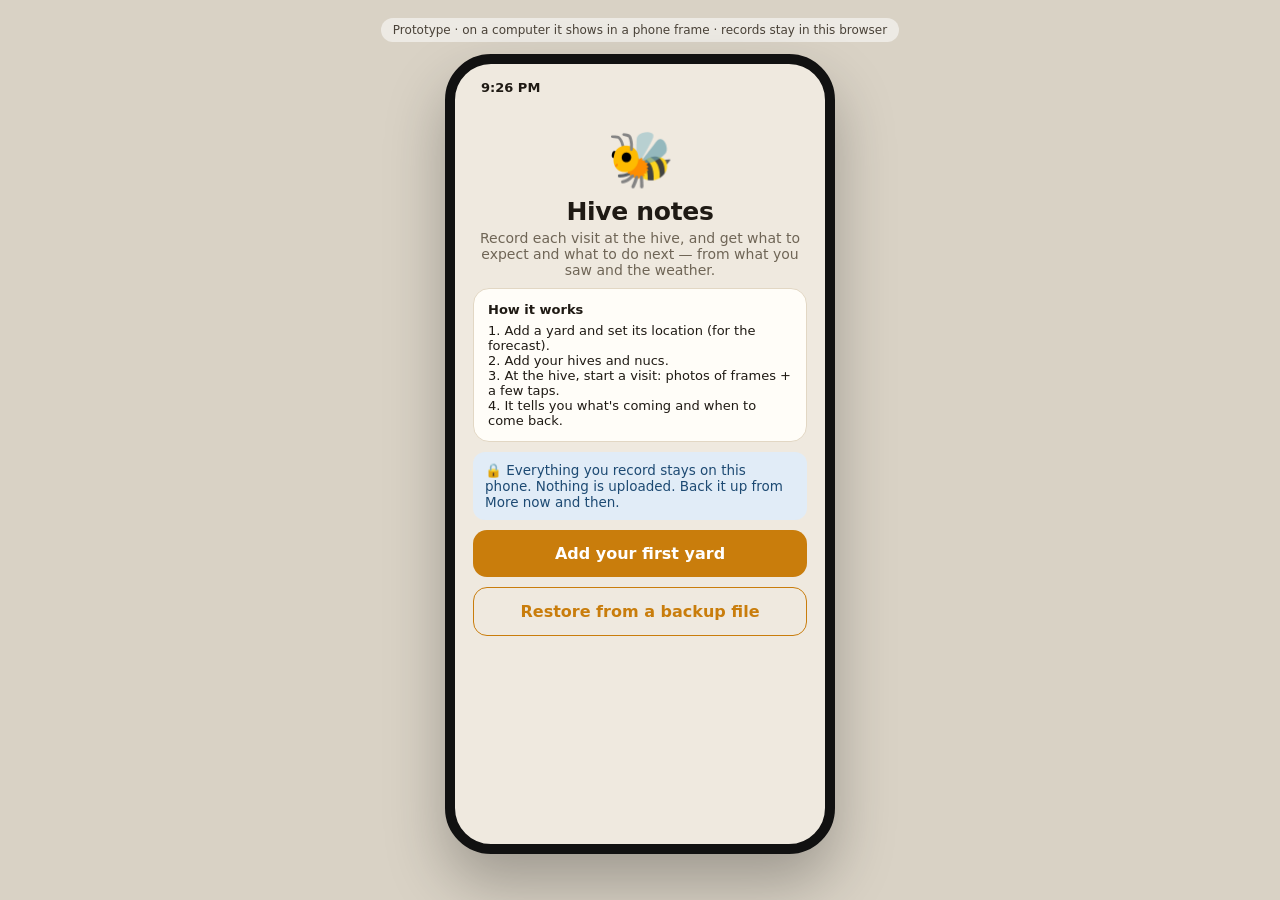
<file: index.html>
<!DOCTYPE html>
<html lang="en">
<head>
<meta charset="utf-8" />
<meta name="viewport" content="width=device-width, initial-scale=1, viewport-fit=cover" />
<title>Hive notes</title>
<meta name="theme-color" content="#efe9df" />
<meta name="apple-mobile-web-app-capable" content="yes" />
<meta name="mobile-web-app-capable" content="yes" />
<meta name="apple-mobile-web-app-status-bar-style" content="default" />
<meta name="apple-mobile-web-app-title" content="Hive notes" />
<link rel="manifest" href="manifest.webmanifest" />
<link rel="icon" href="icons/icon-192.png" />
<link rel="apple-touch-icon" href="icons/apple-touch-icon.png" />
<link rel="stylesheet" href="app.css" />
</head>
<body>
<div class="tag desk">Prototype · on a computer it shows in a phone frame · records stay in this browser</div>

<div class="phone" id="phone">
  <div class="status"><span id="clock"></span><span id="sig"></span></div>
  <div id="view"></div>
  <div class="fab" id="fab" style="display:none"></div>
  <div class="tabbar" id="tabbar"></div>
  <div class="scrim" id="scrim"></div>
  <div class="toast" id="toast"></div>
</div>

<script>const APP_VERSION = "v0.1 · 22 Nov 2026";</script>
<script src="js/data.js"></script>
<script src="js/rules.js"></script>
<script src="js/ui.js"></script>
<script src="js/yard.js"></script>
<script src="js/colony.js"></script>
<script src="js/visit.js"></script>
<script src="js/plan.js"></script>
<script src="js/learn.js"></script>
<script src="js/biz.js"></script>
<script src="js/more.js"></script>
<script>
  loadDb();
  stack = [{ name: db.yards.length ? "yard" : "setup", params: {} }];
  // An unfinished visit (app closed mid-inspection) picks up where it left off
  const dv = db.drafts.visit;
  if (dv && !dv.saved && col(dv.colonyId)) stack.push({ name: dv.type === "full" ? "visitCam" : "visitStart", params: { id: dv.colonyId } });
  render();
  refreshAllWeather();
  addEventListener("online", () => { refreshAllWeather(); rerender(); });
  addEventListener("offline", () => rerender());
  // Back from the background: new day → reload; otherwise refresh the forecast if it's old
  document.addEventListener("visibilitychange", () => {
    if (document.visibilityState !== "visible") return;
    if (isoD(new Date()) !== TODAY) location.reload(); else refreshAllWeather();
  });
  if ("serviceWorker" in navigator && location.protocol === "https:") navigator.serviceWorker.register("sw.js");
</script>
</body>
</html>
</file>
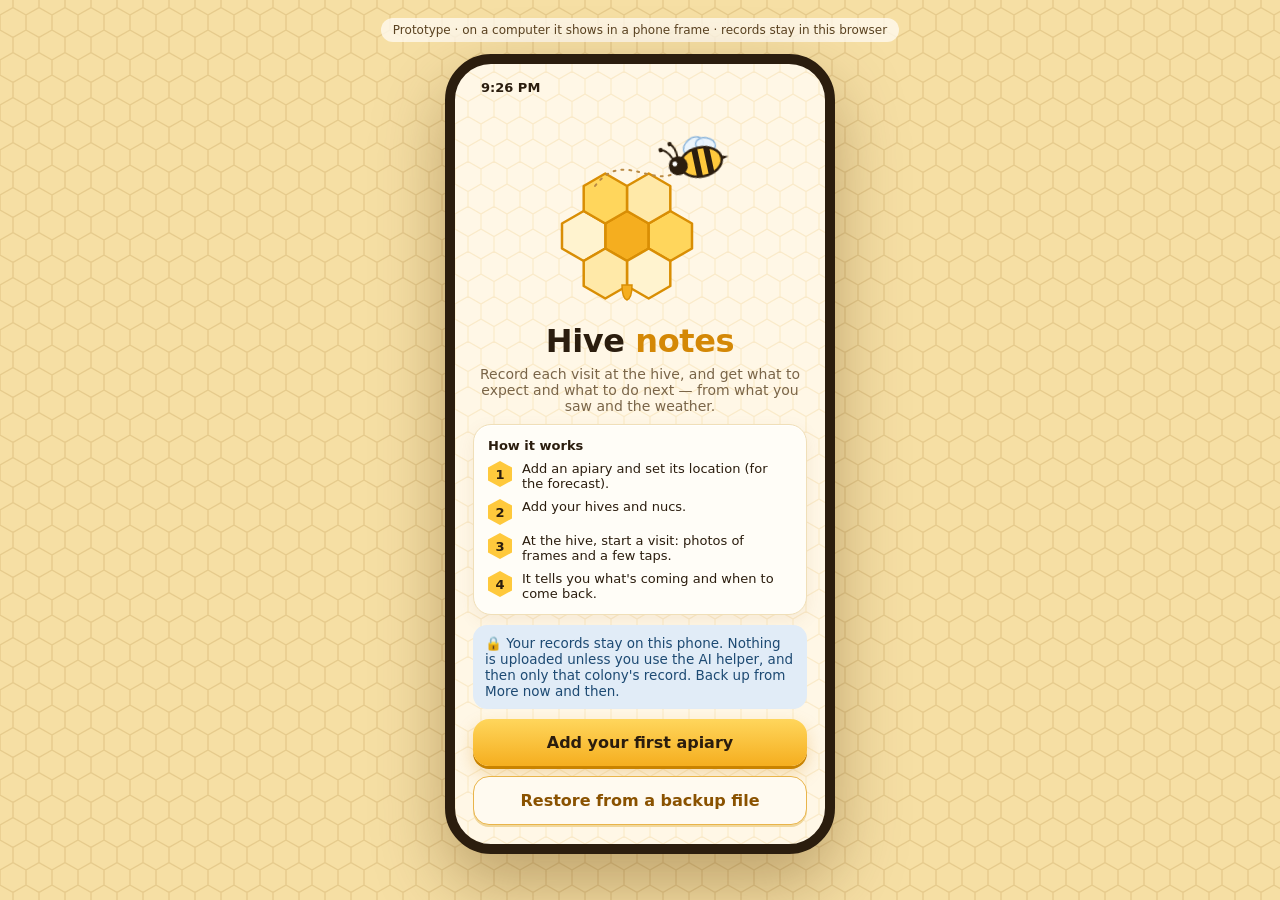
<file: web/index.html>
<!DOCTYPE html>
<html lang="en">
<head>
<meta charset="utf-8" />
<meta name="viewport" content="width=device-width, initial-scale=1, viewport-fit=cover" />
<title>Hive notes</title>
<meta name="theme-color" content="#fff7e6" />
<meta name="apple-mobile-web-app-capable" content="yes" />
<meta name="mobile-web-app-capable" content="yes" />
<meta name="apple-mobile-web-app-status-bar-style" content="default" />
<meta name="apple-mobile-web-app-title" content="Hive notes" />
<link rel="manifest" href="manifest.webmanifest" />
<link rel="icon" href="icons/icon-192.png" />
<link rel="apple-touch-icon" href="icons/apple-touch-icon.png" />
<link rel="stylesheet" href="app.css" />
<link rel="stylesheet" href="theme.css" />
</head>
<body>
<div class="tag desk">Prototype · on a computer it shows in a phone frame · records stay in this browser</div>

<div class="phone" id="phone">
  <div class="status"><span id="clock"></span><span id="sig"></span></div>
  <div id="view"></div>
  <div class="fab" id="fab" style="display:none"></div>
  <div class="tabbar" id="tabbar"></div>
  <div class="scrim" id="scrim"></div>
  <div class="toast" id="toast"></div>
</div>

<script>const APP_VERSION = "v0.7 · 23 Nov 2026";</script>
<script src="js/data.js"></script>
<script src="js/rules.js"></script>
<script src="js/ui.js"></script>
<script src="js/yard.js"></script>
<script src="js/colony.js"></script>
<script src="js/visit.js"></script>
<script src="js/plan.js"></script>
<script src="js/learn.js"></script>
<script src="js/biz.js"></script>
<script src="js/more.js"></script>
<script src="js/ai.js"></script>
<script>
  loadDb();
  stack = [{ name: db.yards.length ? "yard" : "setup", params: {} }];
  // An unfinished visit (app closed mid-inspection) picks up where it left off
  const dv = db.drafts.visit;
  if (dv && !dv.saved && col(dv.colonyId) && Date.now() - (dv.at || 0) < 3 * 3600000) stack.push({ name: dv.type === "full" ? "visitCam" : "visitStart", params: { id: dv.colonyId } });
  render();
  refreshAllWeather();
  addEventListener("online", () => { refreshAllWeather(); rerender(); });
  addEventListener("offline", () => rerender());
  // Back from the background: new day → reload; otherwise refresh the forecast if it's old
  document.addEventListener("visibilitychange", () => {
    if (document.visibilityState !== "visible") return;
    if (isoD(new Date()) !== TODAY) location.reload(); else refreshAllWeather();
  });
  if ("serviceWorker" in navigator && location.protocol === "https:") navigator.serviceWorker.register("sw.js");
</script>
</body>
</html>
</file>
<file: app.css>
:root {
  --ink: #1f1a14; --muted: #6f6556; --paper: #efe9df; --card: #fffdf8; --line: #e2d7c4;
  --honey: #c97d0c; --honey-soft: #fbecd0; --ok: #3f7a2a; --ok-soft: #e4f0dc;
  --warn: #b45309; --warn-soft: #fdebd3; --risk: #b42318; --risk-soft: #fbe1de; --sky: #2f6fae; --sky-soft: #e1ecf7;
  --fs: 15px;
}
* { box-sizing: border-box; }
body {
  margin: 0; min-height: 100vh; background: #d9d2c5;
  font-family: -apple-system, BlinkMacSystemFont, "SF Pro Text", "Segoe UI", system-ui, sans-serif;
  color: var(--ink); display: flex; flex-direction: column; align-items: center; gap: 12px; padding: 18px 10px 40px;
}
.tag { font-size: 12px; color: #4a4238; background: #fff8; border-radius: 999px; padding: 5px 12px; text-align: center; }
.tag a { color: inherit; }
.phone { width: 390px; height: 800px; background: var(--paper); border-radius: 46px; border: 10px solid #111; position: relative; overflow: hidden; box-shadow: 0 30px 60px #0004; font-size: var(--fs); }
.phone.field { --fs: 17px; --muted: #4a4238; --line: #b9ad99; }
.phone.field .chip, .phone.field .btn { font-size: 17px; padding: 12px 16px; }
.status { height: 40px; display: flex; justify-content: space-between; align-items: center; padding: 6px 26px 0; font-size: 13px; font-weight: 600; }
.status .off { color: var(--warn); }
#view { position: absolute; top: 40px; bottom: 78px; left: 0; right: 0; overflow-y: auto; padding: 4px 18px 30px; }
#view.notabs { bottom: 0; }
h1 { font-size: 25px; margin: 6px 0 4px; letter-spacing: -0.3px; }
h2 { font-size: 16px; margin: 18px 0 8px; }
.sub { color: var(--muted); font-size: 14px; margin: 0 0 10px; }
.small { font-size: 13px; color: var(--muted); }
.card { background: var(--card); border: 1px solid var(--line); border-radius: 16px; padding: 13px 14px; margin-bottom: 10px; }
.card.tap { cursor: pointer; }
.card.tap:hover { border-color: var(--honey); }
.row { display: flex; align-items: center; gap: 8px; }
.grow { flex: 1; min-width: 0; }
.between { display: flex; justify-content: space-between; align-items: center; gap: 8px; }
.pill { display: inline-block; font-size: 12px; font-weight: 600; border-radius: 999px; padding: 3px 9px; margin: 2px 2px 0 0; white-space: nowrap; }
.pill.ok { background: var(--ok-soft); color: var(--ok); }
.pill.warn { background: var(--warn-soft); color: var(--warn); }
.pill.risk { background: var(--risk-soft); color: var(--risk); }
.pill.info, .pill.sky { background: var(--sky-soft); color: var(--sky); }
.pill.grey { background: #e7e1d6; color: var(--muted); }
.chev { color: #b9ad99; font-size: 22px; }
.back { background: none; border: 0; color: var(--honey); font-size: 15px; padding: 6px 0; cursor: pointer; }
.btn { display: block; width: 100%; border: 0; border-radius: 14px; padding: 14px; font-size: 16px; font-weight: 650; background: var(--honey); color: #fff; cursor: pointer; margin-top: 10px; font-family: inherit; }
.btn.ghost { background: transparent; color: var(--honey); border: 1.5px solid var(--honey); }
.btn.dark { background: var(--ink); }
.btn.danger { background: transparent; color: var(--risk); border: 1.5px solid var(--risk); }
.btn.sm { display: inline-block; width: auto; padding: 8px 12px; font-size: 14px; margin: 4px 4px 0 0; }
.link { background: none; border: 0; color: var(--honey); font-weight: 600; font-size: 14px; cursor: pointer; padding: 4px 0; font-family: inherit; }
.forecast { display: flex; gap: 6px; overflow-x: auto; padding-bottom: 2px; }
.day { flex: 0 0 50px; text-align: center; background: var(--card); border: 1px solid var(--line); border-radius: 12px; padding: 6px 0; font-size: 11.5px; }
.day b { display: block; font-size: 15px; margin-top: 2px; }
.day.cold { background: var(--sky-soft); border-color: #b9d0e8; }
.day.good { border-color: #b7d3a8; }
.note { border-radius: 12px; padding: 10px 12px; font-size: 13.5px; margin: 8px 0; background: var(--sky-soft); color: #1d4a73; }
.note.warn { background: var(--warn-soft); color: #7a3a06; }
.note.risk { background: var(--risk-soft); color: #7a1a12; }
.note.ok { background: var(--ok-soft); color: #24501a; }
.chips { display: flex; flex-wrap: wrap; gap: 6px; margin-top: 6px; }
.chip { border: 1px solid var(--line); background: var(--card); border-radius: 999px; padding: 8px 12px; font-size: 14px; cursor: pointer; user-select: none; }
.chip.on { background: var(--honey); border-color: var(--honey); color: #fff; }
.q { margin-bottom: 14px; }
.lbl { font-size: 14px; font-weight: 600; }
input, select, textarea { width: 100%; font-size: 16px; padding: 11px; border: 1.5px solid var(--line); border-radius: 12px; margin-top: 6px; font-family: inherit; background: #fff; color: var(--ink); }
textarea { min-height: 70px; }
input:focus, select:focus, textarea:focus { outline: none; border-color: var(--honey); }
.expect { border-left: 4px solid var(--line); }
.expect.risk { border-left-color: var(--risk); }
.expect.warn { border-left-color: var(--warn); }
.expect.ok { border-left-color: var(--ok); }
.expect.info { border-left-color: var(--sky); }
.why { display: none; margin-top: 8px; font-size: 13px; color: var(--muted); border-top: 1px dashed var(--line); padding-top: 8px; }
.why.on { display: block; }
.newbie { display: none; font-size: 13px; background: var(--honey-soft); border-radius: 10px; padding: 8px 10px; margin-top: 6px; }
.phone.new .newbie { display: block; }
.toggle { display: flex; align-items: center; gap: 8px; font-size: 14px; margin: 6px 0; cursor: pointer; user-select: none; }
.sw { width: 40px; height: 23px; border-radius: 999px; background: #cfc5b4; position: relative; transition: .15s; flex: 0 0 40px; }
.sw::after { content: ""; position: absolute; top: 3px; left: 3px; width: 17px; height: 17px; border-radius: 50%; background: #fff; transition: .15s; }
.toggle.on .sw { background: var(--ok); }
.toggle.on .sw::after { left: 20px; }
.todo { display: flex; gap: 10px; align-items: flex-start; padding: 9px 0; border-bottom: 1px solid var(--line); font-size: 14.5px; }
.todo:last-child { border-bottom: 0; }
.box { width: 21px; height: 21px; border: 2px solid var(--honey); border-radius: 6px; flex: 0 0 21px; margin-top: 1px; cursor: pointer; }
.box.on { background: var(--honey); }
.todo.done b { text-decoration: line-through; color: var(--muted); }
.comeback { background: var(--ink); color: #fff; border-radius: 16px; padding: 14px; margin: 12px 0; }
.comeback .big { font-size: 20px; font-weight: 700; margin-top: 2px; }
.comeback .small { color: #d9cfbf; }
.tabbar { position: absolute; bottom: 0; left: 0; right: 0; height: 78px; background: #fffdf8f2; border-top: 1px solid var(--line); display: flex; justify-content: space-around; padding-top: 9px; font-size: 11px; color: var(--muted); z-index: 5; }
.tabbar div { text-align: center; cursor: pointer; width: 64px; }
.tabbar .ic { font-size: 20px; display: block; }
.tabbar .act { color: var(--honey); font-weight: 650; }
.fab { position: absolute; right: 16px; bottom: 92px; background: var(--ink); color: #fff; border-radius: 999px; padding: 13px 18px; font-weight: 650; font-size: 15px; box-shadow: 0 8px 20px #0004; cursor: pointer; z-index: 6; }
.seg { display: flex; background: #e4dccd; border-radius: 10px; padding: 3px; margin: 6px 0 8px; }
.seg span { flex: 1; text-align: center; padding: 7px 2px; font-size: 13.5px; border-radius: 8px; cursor: pointer; color: var(--muted); }
.seg span.on { background: var(--card); color: var(--ink); font-weight: 600; box-shadow: 0 1px 3px #0002; }
.scrim { position: absolute; inset: 0; background: #0006; display: none; z-index: 20; }
.scrim.on { display: block; }
.sheet { position: absolute; left: 0; right: 0; bottom: 0; max-height: 92%; overflow-y: auto; background: var(--card); border-radius: 22px 22px 0 0; padding: 16px 18px 30px; }
.sheet h3 { margin: 2px 0 10px; font-size: 18px; }
.toast { position: absolute; left: 50%; top: 52px; transform: translateX(-50%); background: var(--ink); color: #fff; padding: 9px 14px; border-radius: 12px; font-size: 13.5px; z-index: 30; opacity: 0; transition: opacity .2s; pointer-events: none; max-width: 330px; text-align: center; }
.toast.on { opacity: 1; }
.cam { background: #1a1712; border-radius: 18px; padding: 10px 10px 82px; position: relative; }
.cam svg { width: 100%; display: block; border-radius: 10px; }
.cam-top { display: flex; justify-content: space-between; color: #eee; font-size: 12px; padding: 2px 4px 8px; }
.shutter { position: absolute; left: 50%; bottom: 14px; transform: translateX(-50%); width: 58px; height: 58px; border-radius: 50%; border: 4px solid #fff; background: #fff6; cursor: pointer; }
.shutter:active { background: #fff; }
.camwrap { position: relative; }
.flashlayer { position: absolute; inset: 0; background: #fff; opacity: 0; pointer-events: none; transition: opacity .25s; border-radius: 10px; }
.flashlayer.on { opacity: .8; transition: none; }
.finds { display: flex; flex-wrap: wrap; gap: 4px; margin-top: 8px; }
.log { font-size: 13.5px; }
.ln { display: flex; gap: 10px; align-items: center; padding: 7px 0; border-bottom: 1px solid var(--line); }
.ln:last-child { border-bottom: 0; }
.thumb { width: 38px; height: 26px; border-radius: 5px; flex: 0 0 38px; background: linear-gradient(#d4951c 0 30%, #e9c77d 30%); position: relative; }
.thumb.brood { background: radial-gradient(ellipse at 50% 60%, #a77840 0 45%, #e9c77d 46%), #e9c77d; }
.thumb.empty { background: #d8c9a8; }
.thumb.hive { background: linear-gradient(#f2efe7 0 70%, #6b4d2c 70%); }
.thumb .q { position: absolute; right: -4px; top: -6px; font-size: 12px; }
.fno { width: 34px; color: var(--muted); font-variant-numeric: tabular-nums; }
.src { font-size: 11px; color: var(--muted); margin-left: 4px; font-weight: 400; }
.pen { background: none; border: 0; color: #b9ad99; font-size: 15px; cursor: pointer; padding: 2px 6px; }
.pen:hover { color: var(--honey); }
.qdot { display: inline-block; width: 12px; height: 12px; border-radius: 50%; border: 1px solid #0003; vertical-align: middle; margin-right: 4px; }
.kv { display: grid; grid-template-columns: auto 1fr; gap: 6px 12px; font-size: 14px; }
.kv .k { color: var(--muted); }
.stack { display: flex; flex-direction: column-reverse; gap: 3px; margin: 8px 0; align-items: center; }
.boxv { width: 70%; border: 1.5px solid #9c8a6a; background: #f3e6c8; border-radius: 4px; display: flex; align-items: center; justify-content: center; font-size: 12px; color: #5b4a2f; cursor: pointer; }
.boxv.deep { height: 46px; }
.boxv.medium { height: 32px; }
.boxv.shallow { height: 26px; }
.lid { width: 76%; height: 10px; background: #9a9a9a; border-radius: 3px; }
.stand { width: 80%; height: 8px; background: #6b4d2c; border-radius: 2px; }
.tree { font-size: 14px; }
.tree .node { padding: 4px 0 4px calc(var(--d) * 18px); }
.tabs2 { display: flex; gap: 6px; overflow-x: auto; margin: 8px 0; }
.tabs2 span { flex: 0 0 auto; padding: 6px 11px; border-radius: 999px; background: #e7e1d6; font-size: 13px; cursor: pointer; }
.tabs2 span.on { background: var(--ink); color: #fff; }
.stat { flex: 1; text-align: center; }
.stat b { display: block; font-size: 20px; }
.legend { display: flex; gap: 12px; font-size: 12px; color: var(--muted); margin-top: 4px; flex-wrap: wrap; }
.legend i { display: inline-block; width: 12px; height: 3px; vertical-align: middle; margin-right: 4px; }
.qty { display: flex; align-items: center; gap: 8px; }
.qty button { width: 30px; height: 30px; border-radius: 8px; border: 1px solid var(--line); background: #fff; font-size: 17px; cursor: pointer; }
.qty b { min-width: 28px; text-align: center; }
.low { color: var(--risk); font-weight: 600; }
.photo { height: 120px; border-radius: 12px; margin: 6px 0; }
.chat { font-size: 14px; }
.chat .me { background: var(--honey-soft); border-radius: 12px 12px 2px 12px; padding: 8px 10px; margin: 6px 0 6px 40px; }
.chat .ai { background: var(--card); border: 1px solid var(--line); border-radius: 12px 12px 12px 2px; padding: 8px 10px; margin: 6px 40px 6px 0; }

/* --- v2.1 additions --- */
.conf { font-size: 12px; margin-top: 5px; color: var(--muted); }
.conf b { color: var(--ink); }
.conf.cLow b { color: var(--warn); }
.conf.cHigh b { color: var(--ok); }
.day.tap { cursor: pointer; }
.bell { position: relative; border: 1px solid var(--line); background: var(--card); border-radius: 999px; padding: 5px 11px; font-size: 14px; cursor: pointer; }
.bell i { font-style: normal; background: var(--risk); color: #fff; border-radius: 999px; font-size: 11px; padding: 1px 6px; margin-left: 4px; }
.qr { width: 150px; height: 150px; display: block; margin: 10px auto; image-rendering: pixelated; }
.viewfinder { position: relative; background: #222; border-radius: 14px; height: 170px; display: flex; align-items: center; justify-content: center; margin: 8px 0; }
.viewfinder .qr { width: 90px; height: 90px; margin: 0; background: #fff; padding: 6px; border-radius: 6px; }
.viewfinder:after { content: ""; position: absolute; inset: 25px 95px; border: 3px solid #fbbf24; border-radius: 10px; }
.fstrip { display: flex; gap: 6px; align-items: flex-end; padding: 5px 0; border-bottom: 1px solid var(--line); }
.fstrip .boxcol { flex: 1; display: flex; flex-direction: column; gap: 2px; }
.fstrip .fr { display: flex; gap: 1px; }
.fstrip .fr span { flex: 1; height: 12px; border-radius: 2px; }
.report table { width: 100%; border-collapse: collapse; font-size: 12px; margin: 6px 0 12px; }
.report th, .report td { text-align: left; border-bottom: 1px solid var(--line); padding: 4px 3px; vertical-align: top; }

/* battery saver: dark screen (OLED), fewer animations */
.phone.dark { --ink: #efe9df; --muted: #a99f8e; --paper: #0f0d0a; --card: #1c1813; --line: #3a3228; --honey-soft: #3a2a0f; --ok-soft: #1d2b16; --warn-soft: #3a240c; --risk-soft: #3b1512; --sky-soft: #122233; color: var(--ink); }
.phone.dark .tabbar { background: #15120e; border-color: var(--line); }
.phone.dark .tabbar div { color: var(--muted); }
.phone.dark .sheet { background: var(--card); color: var(--ink); }
.phone.dark input, .phone.dark textarea, .phone.dark select { background: #0f0d0a; color: var(--ink); border-color: var(--line); }
.phone.dark .chip { background: #1c1813; color: var(--ink); border-color: var(--line); }
.phone.dark .chip.on { background: var(--honey); border-color: var(--honey); color: #fff; }
.phone.dark * { transition: none !important; animation: none !important; }

/* print / save as PDF: only the report */
@media print {
  body { background: #fff; padding: 0; display: block; }
  .tag, .status, #tabbar, #fab, #scrim, #toast, .noprint, .back { display: none !important; }
  .phone { width: auto; height: auto; border: 0; border-radius: 0; box-shadow: none; overflow: visible; background: #fff; }
  #view { position: static; overflow: visible; padding: 0; }
}

/* ---------- real-app additions ---------- */
.camshot { display: flex; align-items: center; justify-content: center; min-height: 150px; max-height: 320px; overflow: hidden; border-radius: 16px; background: #2a2118; color: #fff; text-align: center; font-size: 17px; font-weight: 600; cursor: pointer; margin: 6px 0; }
.camshot span { font-size: 15px; line-height: 1.5; }
.camshot img { width: 100%; height: 100%; max-height: 320px; object-fit: cover; display: block; }
img.shot { width: 100%; border-radius: 12px; margin-top: 6px; }
img.mini { width: 44px; height: 44px; object-fit: cover; border-radius: 8px; flex: 0 0 44px; cursor: pointer; }
.log .ln[data-goto] { cursor: pointer; }
.hours { display: flex; gap: 4px; overflow-x: auto; margin: 8px 0 4px; }
.hours > div { flex: 0 0 52px; text-align: center; font-size: 11px; background: var(--card); border: 1px solid var(--line); border-radius: 10px; padding: 5px 0; display: flex; flex-direction: column; gap: 1px; }
.hours > div.good { border-color: #8fbf78; background: var(--ok-soft); }
.hours b { font-size: 14px; }
.pen { background: none; border: 0; font-size: 18px; color: var(--honey); cursor: pointer; }

/* On an actual phone (or installed to the home screen): fill the screen, no fake frame */
@media (max-width: 520px), (display-mode: standalone) {
  body { padding: 0; background: var(--paper); display: block; }
  .tag.desk { display: none; }
  .phone { width: 100%; height: 100vh; height: 100dvh; border: 0; border-radius: 0; box-shadow: none; }
  .status { height: auto; min-height: env(safe-area-inset-top); padding: env(safe-area-inset-top) 18px 0; font-size: 12px; }
  .status #clock { display: none; }
  #view { top: calc(env(safe-area-inset-top) + 16px); bottom: calc(70px + env(safe-area-inset-bottom)); }
  #view.notabs { bottom: env(safe-area-inset-bottom); }
  .tabbar { padding-bottom: env(safe-area-inset-bottom); height: calc(70px + env(safe-area-inset-bottom)); }
  .fab { bottom: calc(84px + env(safe-area-inset-bottom)); }
  .sheet { padding-bottom: calc(30px + env(safe-area-inset-bottom)); }
  .toast { top: calc(env(safe-area-inset-top) + 12px); }
}
.whybtn { background: none; border: 0; padding: 6px 0 0; color: var(--honey); font-size: 13.5px; font-weight: 600; font-family: inherit; cursor: pointer; }
.log .fno { flex: 0 0 auto; min-width: 54px; }
</file>
<file: web/app.css>
:root {
  --ink: #1f1a14; --muted: #6f6556; --paper: #efe9df; --card: #fffdf8; --line: #e2d7c4;
  --honey: #c97d0c; --honey-soft: #fbecd0; --ok: #3f7a2a; --ok-soft: #e4f0dc;
  --warn: #b45309; --warn-soft: #fdebd3; --risk: #b42318; --risk-soft: #fbe1de; --sky: #2f6fae; --sky-soft: #e1ecf7;
  --fs: 15px;
}
* { box-sizing: border-box; }
body {
  margin: 0; min-height: 100vh; background: #d9d2c5;
  font-family: -apple-system, BlinkMacSystemFont, "SF Pro Text", "Segoe UI", system-ui, sans-serif;
  color: var(--ink); display: flex; flex-direction: column; align-items: center; gap: 12px; padding: 18px 10px 40px;
}
.tag { font-size: 12px; color: #4a4238; background: #fff8; border-radius: 999px; padding: 5px 12px; text-align: center; }
.tag a { color: inherit; }
.phone { width: 390px; height: 800px; background: var(--paper); border-radius: 46px; border: 10px solid #111; position: relative; overflow: hidden; box-shadow: 0 30px 60px #0004; font-size: var(--fs); }
.phone.field { --fs: 17px; --muted: #4a4238; --line: #b9ad99; }
.phone.field .chip, .phone.field .btn { font-size: 17px; padding: 12px 16px; }
.status { height: 40px; display: flex; justify-content: space-between; align-items: center; padding: 6px 26px 0; font-size: 13px; font-weight: 600; }
.status .off { color: var(--warn); }
#view { position: absolute; top: 40px; bottom: 78px; left: 0; right: 0; overflow-y: auto; padding: 4px 18px 30px; }
#view.notabs { bottom: 0; }
h1 { font-size: 25px; margin: 6px 0 4px; letter-spacing: -0.3px; }
h2 { font-size: 16px; margin: 18px 0 8px; }
.sub { color: var(--muted); font-size: 14px; margin: 0 0 10px; }
.small { font-size: 13px; color: var(--muted); }
.card { background: var(--card); border: 1px solid var(--line); border-radius: 16px; padding: 13px 14px; margin-bottom: 10px; }
.card.tap { cursor: pointer; }
.card.tap:hover { border-color: var(--honey); }
.row { display: flex; align-items: center; gap: 8px; }
.grow { flex: 1; min-width: 0; }
.between { display: flex; justify-content: space-between; align-items: center; gap: 8px; }
.pill { display: inline-block; font-size: 12px; font-weight: 600; border-radius: 999px; padding: 3px 9px; margin: 2px 2px 0 0; white-space: nowrap; }
.pill.ok { background: var(--ok-soft); color: var(--ok); }
.pill.warn { background: var(--warn-soft); color: var(--warn); }
.pill.risk { background: var(--risk-soft); color: var(--risk); }
.pill.info, .pill.sky { background: var(--sky-soft); color: var(--sky); }
.pill.grey { background: #e7e1d6; color: var(--muted); }
.chev { color: #b9ad99; font-size: 22px; }
.back { background: none; border: 0; color: var(--honey); font-size: 15px; padding: 6px 0; cursor: pointer; }
.btn { display: block; width: 100%; border: 0; border-radius: 14px; padding: 14px; font-size: 16px; font-weight: 650; background: var(--honey); color: #fff; cursor: pointer; margin-top: 10px; font-family: inherit; }
.btn.ghost { background: transparent; color: var(--honey); border: 1.5px solid var(--honey); }
.btn.dark { background: var(--ink); }
.btn.danger { background: transparent; color: var(--risk); border: 1.5px solid var(--risk); }
.btn.sm { display: inline-block; width: auto; padding: 8px 12px; font-size: 14px; margin: 4px 4px 0 0; }
.link { background: none; border: 0; color: var(--honey); font-weight: 600; font-size: 14px; cursor: pointer; padding: 4px 0; font-family: inherit; }
.forecast { display: flex; gap: 6px; overflow-x: auto; padding-bottom: 8px; margin-bottom: 4px; }
.day { flex: 0 0 50px; text-align: center; background: var(--card); border: 1px solid var(--line); border-radius: 12px; padding: 6px 0; font-size: 11.5px; }
.day b { display: block; font-size: 15px; margin-top: 2px; }
.day.cold { background: var(--sky-soft); border-color: #b9d0e8; }
.day.good { border-color: #b7d3a8; }
.note { border-radius: 12px; padding: 10px 12px; font-size: 13.5px; margin: 8px 0; background: var(--sky-soft); color: #1d4a73; }
.note.warn { background: var(--warn-soft); color: #7a3a06; }
.note.risk { background: var(--risk-soft); color: #7a1a12; }
.note.ok { background: var(--ok-soft); color: #24501a; }
.chips { display: flex; flex-wrap: wrap; gap: 6px; margin-top: 6px; }
.chip { border: 1px solid var(--line); background: var(--card); border-radius: 999px; padding: 8px 12px; font-size: 14px; cursor: pointer; user-select: none; }
.chip.on { background: var(--honey); border-color: var(--honey); color: #fff; }
.q { margin-bottom: 14px; }
.lbl { font-size: 14px; font-weight: 600; }
input, select, textarea { width: 100%; font-size: 16px; padding: 11px; border: 1.5px solid var(--line); border-radius: 12px; margin-top: 6px; font-family: inherit; background: #fff; color: var(--ink); }
textarea { min-height: 70px; }
input:focus, select:focus, textarea:focus { outline: none; border-color: var(--honey); }
.expect { border-left: 4px solid var(--line); }
.expect.risk { border-left-color: var(--risk); }
.expect.warn { border-left-color: var(--warn); }
.expect.ok { border-left-color: var(--ok); }
.expect.info { border-left-color: var(--sky); }
.why { display: none; margin-top: 8px; font-size: 13px; color: var(--muted); border-top: 1px dashed var(--line); padding-top: 8px; }
.why.on { display: block; }
.newbie { display: none; font-size: 13px; background: var(--honey-soft); border-radius: 10px; padding: 8px 10px; margin-top: 6px; }
.phone.new .newbie { display: block; }
.toggle { display: flex; align-items: center; gap: 8px; font-size: 14px; margin: 6px 0; cursor: pointer; user-select: none; }
.sw { width: 40px; height: 23px; border-radius: 999px; background: #cfc5b4; position: relative; transition: .15s; flex: 0 0 40px; }
.sw::after { content: ""; position: absolute; top: 3px; left: 3px; width: 17px; height: 17px; border-radius: 50%; background: #fff; transition: .15s; }
.toggle.on .sw { background: var(--ok); }
.toggle.on .sw::after { left: 20px; }
.todo { display: flex; gap: 10px; align-items: flex-start; padding: 9px 0; border-bottom: 1px solid var(--line); font-size: 14.5px; }
.todo:last-child { border-bottom: 0; }
.box { width: 21px; height: 21px; border: 2px solid var(--honey); border-radius: 6px; flex: 0 0 21px; margin-top: 1px; cursor: pointer; }
.box.on { background: var(--honey); }
.todo.done b { text-decoration: line-through; color: var(--muted); }
.comeback { background: var(--ink); color: #fff; border-radius: 16px; padding: 14px; margin: 12px 0; }
.comeback .big { font-size: 20px; font-weight: 700; margin-top: 2px; }
.comeback .small { color: #d9cfbf; }
.tabbar { position: absolute; bottom: 0; left: 0; right: 0; height: 78px; background: #fffdf8f2; border-top: 1px solid var(--line); display: flex; justify-content: space-around; padding-top: 9px; font-size: 11px; color: var(--muted); z-index: 5; }
.tabbar div { text-align: center; cursor: pointer; width: 64px; }
.tabbar .ic { font-size: 20px; display: block; }
.tabbar .act { color: var(--honey); font-weight: 650; }
.fab { position: absolute; right: 16px; bottom: 92px; background: var(--ink); color: #fff; border-radius: 999px; padding: 13px 18px; font-weight: 650; font-size: 15px; box-shadow: 0 8px 20px #0004; cursor: pointer; z-index: 6; }
.seg { display: flex; background: #e4dccd; border-radius: 10px; padding: 3px; margin: 6px 0 8px; }
.seg span { flex: 1; text-align: center; padding: 7px 2px; font-size: 13.5px; border-radius: 8px; cursor: pointer; color: var(--muted); }
.seg span.on { background: var(--card); color: var(--ink); font-weight: 600; box-shadow: 0 1px 3px #0002; }
.scrim { position: absolute; inset: 0; background: #0006; display: none; z-index: 20; }
.scrim.on { display: block; }
.sheet { position: absolute; left: 0; right: 0; bottom: 0; max-height: 92%; overflow-y: auto; background: var(--card); border-radius: 22px 22px 0 0; padding: 16px 18px 30px; }
.sheet h3 { margin: 2px 0 10px; font-size: 18px; }
.toast { position: absolute; left: 50%; top: 52px; transform: translateX(-50%); background: var(--ink); color: #fff; padding: 9px 14px; border-radius: 12px; font-size: 13.5px; z-index: 30; opacity: 0; transition: opacity .2s; pointer-events: none; max-width: 330px; text-align: center; }
.toast.on { opacity: 1; }
.cam { background: #1a1712; border-radius: 18px; padding: 10px 10px 82px; position: relative; }
.cam svg { width: 100%; display: block; border-radius: 10px; }
.cam-top { display: flex; justify-content: space-between; color: #eee; font-size: 12px; padding: 2px 4px 8px; }
.shutter { position: absolute; left: 50%; bottom: 14px; transform: translateX(-50%); width: 58px; height: 58px; border-radius: 50%; border: 4px solid #fff; background: #fff6; cursor: pointer; }
.shutter:active { background: #fff; }
.camwrap { position: relative; }
.flashlayer { position: absolute; inset: 0; background: #fff; opacity: 0; pointer-events: none; transition: opacity .25s; border-radius: 10px; }
.flashlayer.on { opacity: .8; transition: none; }
.finds { display: flex; flex-wrap: wrap; gap: 4px; margin-top: 8px; }
.log { font-size: 13.5px; }
.ln { display: flex; gap: 10px; align-items: center; padding: 7px 0; border-bottom: 1px solid var(--line); }
.ln:last-child { border-bottom: 0; }
.thumb { width: 38px; height: 26px; border-radius: 5px; flex: 0 0 38px; background: linear-gradient(#d4951c 0 30%, #e9c77d 30%); position: relative; }
.thumb.brood { background: radial-gradient(ellipse at 50% 60%, #a77840 0 45%, #e9c77d 46%), #e9c77d; }
.thumb.empty { background: #d8c9a8; }
.thumb.hive { background: linear-gradient(#f2efe7 0 70%, #6b4d2c 70%); }
.thumb .q { position: absolute; right: -4px; top: -6px; font-size: 12px; }
.fno { width: 34px; color: var(--muted); font-variant-numeric: tabular-nums; }
.src { font-size: 11px; color: var(--muted); margin-left: 4px; font-weight: 400; }
.pen { background: none; border: 0; color: #b9ad99; font-size: 15px; cursor: pointer; padding: 2px 6px; }
.pen:hover { color: var(--honey); }
.qdot { display: inline-block; width: 12px; height: 12px; border-radius: 50%; border: 1px solid #0003; vertical-align: middle; margin-right: 4px; }
.kv { display: grid; grid-template-columns: auto 1fr; gap: 6px 12px; font-size: 14px; }
.kv .k { color: var(--muted); }
.stack { display: flex; flex-direction: column-reverse; gap: 3px; margin: 8px 0; align-items: center; }
.boxv { width: 70%; border: 1.5px solid #9c8a6a; background: #f3e6c8; border-radius: 4px; display: flex; align-items: center; justify-content: center; font-size: 12px; color: #5b4a2f; cursor: pointer; }
.boxv.deep { height: 46px; }
.boxv.medium { height: 32px; }
.boxv.shallow { height: 26px; }
.lid { width: 76%; height: 10px; background: #9a9a9a; border-radius: 3px; }
.stand { width: 80%; height: 8px; background: #6b4d2c; border-radius: 2px; }
.tree { font-size: 14px; }
.tree .node { padding: 4px 0 4px calc(var(--d) * 18px); }
.tabs2 { display: flex; gap: 6px; overflow-x: auto; margin: 8px 0; }
.tabs2 span { flex: 0 0 auto; padding: 6px 11px; border-radius: 999px; background: #e7e1d6; font-size: 13px; cursor: pointer; }
.tabs2 span.on { background: var(--ink); color: #fff; }
.stat { flex: 1; text-align: center; }
.stat b { display: block; font-size: 20px; }
.legend { display: flex; gap: 12px; font-size: 12px; color: var(--muted); margin-top: 4px; flex-wrap: wrap; }
.legend i { display: inline-block; width: 12px; height: 3px; vertical-align: middle; margin-right: 4px; }
.qty { display: flex; align-items: center; gap: 8px; }
.qty button { width: 30px; height: 30px; border-radius: 8px; border: 1px solid var(--line); background: #fff; font-size: 17px; cursor: pointer; }
.qty b { min-width: 28px; text-align: center; }
.low { color: var(--risk); font-weight: 600; }
.photo { height: 120px; border-radius: 12px; margin: 6px 0; }
.chat { font-size: 14px; }
.chat .me { background: var(--honey-soft); border-radius: 12px 12px 2px 12px; padding: 8px 10px; margin: 6px 0 6px 40px; }
.chat .ai { background: var(--card); border: 1px solid var(--line); border-radius: 12px 12px 12px 2px; padding: 8px 10px; margin: 6px 40px 6px 0; }

/* --- v2.1 additions --- */
.conf { font-size: 12px; margin-top: 5px; color: var(--muted); }
.conf b { color: var(--ink); }
.conf.cLow b { color: var(--warn); }
.conf.cHigh b { color: var(--ok); }
.day.tap { cursor: pointer; }
.bell { position: relative; border: 1px solid var(--line); background: var(--card); border-radius: 999px; padding: 5px 11px; font-size: 14px; cursor: pointer; }
.bell i { font-style: normal; background: var(--risk); color: #fff; border-radius: 999px; font-size: 11px; padding: 1px 6px; margin-left: 4px; }
.qr { width: 150px; height: 150px; display: block; margin: 10px auto; image-rendering: pixelated; }
.viewfinder { position: relative; background: #222; border-radius: 14px; height: 170px; display: flex; align-items: center; justify-content: center; margin: 8px 0; }
.viewfinder .qr { width: 90px; height: 90px; margin: 0; background: #fff; padding: 6px; border-radius: 6px; }
.viewfinder:after { content: ""; position: absolute; inset: 25px 95px; border: 3px solid #fbbf24; border-radius: 10px; }
.fstrip { display: flex; gap: 6px; align-items: flex-end; padding: 5px 0; border-bottom: 1px solid var(--line); }
.fstrip .boxcol { flex: 1; display: flex; flex-direction: column; gap: 2px; }
.fstrip .fr { display: flex; gap: 1px; }
.fstrip .fr span { flex: 1; height: 12px; border-radius: 2px; }
.report table { width: 100%; border-collapse: collapse; font-size: 12px; margin: 6px 0 12px; }
.report th, .report td { text-align: left; border-bottom: 1px solid var(--line); padding: 4px 3px; vertical-align: top; }

/* battery saver: dark screen (OLED), fewer animations */
.phone.dark { --ink: #efe9df; --muted: #a99f8e; --paper: #0f0d0a; --card: #1c1813; --line: #3a3228; --honey-soft: #3a2a0f; --ok-soft: #1d2b16; --warn-soft: #3a240c; --risk-soft: #3b1512; --sky-soft: #122233; color: var(--ink); }
.phone.dark .tabbar { background: #15120e; border-color: var(--line); }
.phone.dark .tabbar div { color: var(--muted); }
.phone.dark .sheet { background: var(--card); color: var(--ink); }
.phone.dark input, .phone.dark textarea, .phone.dark select { background: #0f0d0a; color: var(--ink); border-color: var(--line); }
.phone.dark .chip { background: #1c1813; color: var(--ink); border-color: var(--line); }
.phone.dark .chip.on { background: var(--honey); border-color: var(--honey); color: #fff; }
.phone.dark * { transition: none !important; animation: none !important; }

/* print / save as PDF: only the report */
@media print {
  body { background: #fff; padding: 0; display: block; }
  .tag, .status, #tabbar, #fab, #scrim, #toast, .noprint, .back { display: none !important; }
  .phone { width: auto; height: auto; border: 0; border-radius: 0; box-shadow: none; overflow: visible; background: #fff; }
  #view { position: static; overflow: visible; padding: 0; }
}

/* ---------- real-app additions ---------- */
.camshot { display: flex; align-items: center; justify-content: center; min-height: 150px; max-height: 320px; overflow: hidden; border-radius: 16px; background: #2a2118; color: #fff; text-align: center; font-size: 17px; font-weight: 600; cursor: pointer; margin: 6px 0; }
.camshot span { font-size: 15px; line-height: 1.5; }
.camshot img { width: 100%; height: 100%; max-height: 320px; object-fit: cover; display: block; }
img.shot { width: 100%; border-radius: 12px; margin-top: 6px; }
img.mini { width: 44px; height: 44px; object-fit: cover; border-radius: 8px; flex: 0 0 44px; cursor: pointer; }
.log .ln[data-goto] { cursor: pointer; }
.hours { display: flex; gap: 4px; overflow-x: auto; margin: 8px 0 4px; }
.hours > div { flex: 0 0 52px; text-align: center; font-size: 11px; background: var(--card); border: 1px solid var(--line); border-radius: 10px; padding: 5px 0; display: flex; flex-direction: column; gap: 1px; }
.hours > div.good { border-color: #8fbf78; background: var(--ok-soft); }
.hours b { font-size: 14px; }
.pen { background: none; border: 0; font-size: 18px; color: var(--honey); cursor: pointer; }

/* On an actual phone (or installed to the home screen): fill the screen, no fake frame */
@media (max-width: 520px), (display-mode: standalone) {
  body { padding: 0; background: var(--paper); display: block; }
  .tag.desk { display: none; }
  .phone { width: 100%; height: 100vh; height: 100dvh; border: 0; border-radius: 0; box-shadow: none; }
  .status { height: auto; min-height: env(safe-area-inset-top); padding: env(safe-area-inset-top) 18px 0; font-size: 12px; }
  .status #clock { display: none; }
  #view { top: calc(env(safe-area-inset-top) + 16px); bottom: calc(70px + env(safe-area-inset-bottom)); }
  #view.notabs { bottom: env(safe-area-inset-bottom); }
  .tabbar { padding-bottom: env(safe-area-inset-bottom); height: calc(70px + env(safe-area-inset-bottom)); }
  .fab { bottom: calc(84px + env(safe-area-inset-bottom)); }
  .sheet { padding-bottom: calc(30px + env(safe-area-inset-bottom)); }
  .toast { top: calc(env(safe-area-inset-top) + 12px); }
}
.whybtn { background: none; border: 0; padding: 6px 0 0; color: var(--honey); font-size: 13.5px; font-weight: 600; font-family: inherit; cursor: pointer; }
.log .fno { flex: 0 0 auto; min-width: 54px; }
.ailine { font-size: 11.5px; color: var(--muted); margin-top: 6px; font-variant-numeric: tabular-nums; }
.aithink { display: flex; align-items: center; gap: 10px; padding: 14px 4px; color: var(--muted); font-size: 14px; }
.spin { width: 16px; height: 16px; border-radius: 50%; border: 2.5px solid var(--line); border-top-color: var(--honey); display: inline-block; animation: spin .8s linear infinite; vertical-align: -3px; }
@keyframes spin { to { transform: rotate(360deg); } }
.quote { color: var(--muted); font-style: italic; }
/* AI helper: Save & test result, shown right under the button */
.aitest { margin-top: 10px; padding: 10px 12px; border-radius: 12px; background: var(--paper); font-size: 14px; line-height: 1.35; }
.aitest.good { background: var(--ok-soft); color: var(--ok); }
.aitest.bad { background: var(--risk-soft); color: var(--risk); }
.aitest .small { color: inherit; opacity: .8; margin-top: 3px; }
details.adv { margin: 4px 0 10px; font-size: 13px; color: var(--muted); }
details.adv summary { cursor: pointer; padding: 6px 0; }
.phone.dark .aitest.good { background: #1d3320; color: #bfe3c3; }
.phone.dark .aitest.bad { background: #3a1f19; color: #f2c3b6; }
</file>
<file: web/theme.css>
/* ============================================================
   Bee theme — layered over app.css. Honey, wax and propolis colours,
   a honeycomb background, rounded type, and a few bee touches.
   ============================================================ */
:root {
  --ink: #2b1d0e;            /* propolis brown */
  --muted: #7a6548;
  --paper: #fff7e6;          /* beeswax cream */
  --card: #fffdf7;
  --line: #f0dfb8;
  --honey: #d48806;          /* links, outlines */
  --honey-deep: #8a5200;     /* text on cream: readable */
  --honey-bright: #ffc93c;   /* bee yellow */
  --honey-soft: #fff0c4;
  --comb: url("data:image/svg+xml,%3Csvg xmlns='http://www.w3.org/2000/svg' width='26' height='45'%3E%3Cpath d='M0,-15 L13,-7.5 L13,7.5 L0,15 L-13,7.5 L-13,-7.5Z M26,-15 L39,-7.5 L39,7.5 L26,15 L13,7.5 L13,-7.5Z M13,7.5 L26,15 L26,30 L13,37.5 L0,30 L0,15Z M0,30 L13,37.5 L13,52.5 L0,60 L-13,52.5 L-13,37.5Z M26,30 L39,37.5 L39,52.5 L26,60 L13,52.5 L13,37.5Z' fill='none' stroke='%23D98E04' stroke-opacity='.12' stroke-width='1.2'/%3E%3C/svg%3E");
  --comb-hero: url("data:image/svg+xml,%3Csvg xmlns='http://www.w3.org/2000/svg' width='26' height='45'%3E%3Cpath d='M0,-15 L13,-7.5 L13,7.5 L0,15 L-13,7.5 L-13,-7.5Z M26,-15 L39,-7.5 L39,7.5 L26,15 L13,7.5 L13,-7.5Z M13,7.5 L26,15 L26,30 L13,37.5 L0,30 L0,15Z M0,30 L13,37.5 L13,52.5 L0,60 L-13,52.5 L-13,37.5Z M26,30 L39,37.5 L39,52.5 L26,60 L13,52.5 L13,37.5Z' fill='none' stroke='%237a4a00' stroke-opacity='.10' stroke-width='1.2'/%3E%3C/svg%3E");
  --round: ui-rounded, "SF Pro Rounded", "Nunito", -apple-system, system-ui, sans-serif;
  --shadow: 0 1px 0 #fff inset, 0 6px 18px rgba(138, 82, 0, .08);
}
body { background-color: #f6dfa4; background-image: url("data:image/svg+xml,%3Csvg xmlns='http://www.w3.org/2000/svg' width='26' height='45'%3E%3Cpath d='M0,-15 L13,-7.5 L13,7.5 L0,15 L-13,7.5 L-13,-7.5Z M26,-15 L39,-7.5 L39,7.5 L26,15 L13,7.5 L13,-7.5Z M13,7.5 L26,15 L26,30 L13,37.5 L0,30 L0,15Z M0,30 L13,37.5 L13,52.5 L0,60 L-13,52.5 L-13,37.5Z M26,30 L39,37.5 L39,52.5 L26,60 L13,52.5 L13,37.5Z' fill='none' stroke='%238a5200' stroke-opacity='.14' stroke-width='1.4'/%3E%3C/svg%3E"); }
.tag { background: #fffbefcc; color: #5a4220; }
.phone { background-color: var(--paper); background-image: var(--comb); border-color: #2b1d0e; box-shadow: 0 30px 70px rgba(80, 45, 0, .35); }

/* ---------- type ---------- */
h1, h2, h3, .btn, .fab, .tabbar, .comeback .big, .stat b, .day b, .pill, .seg span, .tabs2 span, .chip { font-family: var(--round); }
h1 { font-size: 27px; font-weight: 800; letter-spacing: -0.4px; }
h2 { font-size: 17px; font-weight: 750; display: flex; align-items: center; gap: 8px; margin-top: 22px; }
h2::before { content: ""; width: 12px; height: 13px; flex: 0 0 12px; background: linear-gradient(160deg, var(--honey-bright), #f0a20e);
  clip-path: polygon(50% 0, 100% 25%, 100% 75%, 50% 100%, 0 75%, 0 25%); }
.sub { color: var(--muted); }

/* ---------- cards ---------- */
.card { background: var(--card); border: 1px solid var(--line); border-radius: 18px; box-shadow: var(--shadow); }
.card.tap { transition: transform .12s, box-shadow .12s, border-color .12s; }
.card.tap:hover { border-color: var(--honey-bright); box-shadow: 0 1px 0 #fff inset, 0 10px 24px rgba(138, 82, 0, .14); }
.card.tap:active { transform: scale(.985); }
.chev { color: var(--honey); }

/* ---------- buttons: bee yellow with dark text (high contrast outdoors) ---------- */
.btn { background: linear-gradient(180deg, #ffd65c, #f5ae1f); color: var(--ink); border-radius: 16px; font-weight: 800;
  box-shadow: 0 3px 0 #c98300, 0 8px 18px rgba(212, 136, 6, .28); transition: transform .08s, box-shadow .08s; }
.btn:active { transform: translateY(2px); box-shadow: 0 1px 0 #c98300, 0 4px 10px rgba(212, 136, 6, .25); }
.btn:disabled { opacity: .6; }
.btn.ghost { background: #fffaf0; color: var(--honey-deep); border: 1.5px solid #e9b44a; box-shadow: 0 2px 0 #f0d79c; }
.btn.dark { background: linear-gradient(180deg, #3d2a14, #2b1d0e); color: var(--honey-bright); box-shadow: 0 3px 0 #120b04, 0 8px 18px rgba(43, 29, 14, .25); }
.btn.danger { background: #fffaf0; box-shadow: none; }
.btn.sm { border-radius: 12px; }
.link, .back, .whybtn, .pen { color: var(--honey-deep); }
.back { font-weight: 600; }

/* ---------- chips, toggles, segmented controls ---------- */
.chip { background: #fffdf7; border-color: var(--line); font-weight: 550; transition: background .1s; }
.chip.on { background: var(--honey-bright); border-color: #e5a20f; color: var(--ink); font-weight: 700; box-shadow: 0 2px 0 #e0a01a; }
.toggle.on .sw { background: #f0a20e; }
.seg { background: #f6e6bf; }
.seg span.on { background: var(--card); color: var(--ink); }
.tabs2 span { background: #f6e6bf; color: #5a4220; font-weight: 600; }
.tabs2 span.on { background: var(--ink); color: var(--honey-bright); }
input, select, textarea { background: #fffefb; border-color: var(--line); border-radius: 14px; }
input:focus, select:focus, textarea:focus { border-color: #f0a20e; box-shadow: 0 0 0 3px #ffc93c55; }

/* ---------- apiary header: a honey card with comb ---------- */
.hero { position: relative; margin: 2px -6px 12px; padding: 14px 14px 10px; border-radius: 24px; overflow: hidden;
  background-image: var(--comb-hero), linear-gradient(155deg, #ffdf7e 0%, #ffc642 45%, #f2a516 100%);
  box-shadow: 0 10px 26px rgba(212, 136, 6, .30); color: var(--ink); }
.hero h1 { margin-top: 0; }
.hero .sub { color: #5a3b0c; margin-bottom: 10px; font-weight: 550; }
.hero .pen { color: #5a3b0c; }
.hero .bell { background: #fffbeecc; border-color: transparent; }
.hero .forecast { margin: 0 -2px 2px; padding-left: 2px; }
.hero .day { background: #fffbeed9; border-color: transparent; box-shadow: 0 2px 6px rgba(120, 70, 0, .12); }
.hero .day.good { background: #fffdf5; box-shadow: 0 0 0 2px #2b1d0e22, 0 2px 6px rgba(120, 70, 0, .12); }
.hero .day.cold { background: #e6f0fa; }
.hero .small { color: #4a3008; }

/* forecast tiles everywhere */
.day { border-radius: 14px; padding: 7px 0 6px; font-weight: 550; }
.day b { font-weight: 800; }
.day.good { border-color: #f0c35a; background: #fff6d8; }

/* ---------- notes, "come back", toast, sheets ---------- */
.note { border-radius: 14px; }
.comeback { background: linear-gradient(160deg, #3d2a14, #24170a); border-radius: 18px; position: relative; overflow: hidden; padding-left: 20px; }
.comeback::before { content: ""; position: absolute; left: 0; top: 0; bottom: 0; width: 7px;
  background: repeating-linear-gradient(180deg, var(--honey-bright) 0 10px, #24170a 10px 18px); }
.comeback .big { color: var(--honey-bright); font-weight: 800; }
.toast { background: #2b1d0e; color: #fff7e6; border: 1px solid #ffc93c66; box-shadow: 0 10px 24px rgba(0, 0, 0, .25); font-weight: 600; }
.sheet { background-color: var(--card); background-image: var(--comb); border-radius: 26px 26px 0 0; padding-top: 22px; box-shadow: 0 -10px 30px rgba(0, 0, 0, .15); }
.sheet::before { content: ""; position: absolute; left: 50%; top: 8px; width: 42px; height: 5px; margin-left: -21px; border-radius: 9px; background: #e8d3a2; }
.scrim { background: rgba(43, 29, 14, .45); }
.why { border-top-color: var(--line); }
.newbie { background: var(--honey-soft); }

/* ---------- floating "Start a visit" ---------- */
.fab { background: linear-gradient(180deg, #3d2a14, #2b1d0e); color: var(--honey-bright); border: 2px solid var(--honey-bright);
  box-shadow: 0 10px 24px rgba(43, 29, 14, .35); font-weight: 800; letter-spacing: .1px; }
.fab:active { transform: scale(.97); }

/* ---------- tab bar: active tab sits in a honey cell ---------- */
.tabbar { background: #fffaf0ee; -webkit-backdrop-filter: blur(14px); backdrop-filter: blur(14px); border-top: 1px solid var(--line); font-weight: 600; }
.tabbar div { position: relative; }
.tabbar .ic { width: 38px; height: 34px; margin: 0 auto 1px; display: flex; align-items: center; justify-content: center; }
.tabbar .act { color: var(--honey-deep); font-weight: 800; }
.tabbar .act .ic { background: linear-gradient(160deg, #ffe07f, #ffc23a); clip-path: polygon(25% 3%, 75% 3%, 100% 50%, 75% 97%, 25% 97%, 0 50%); }

/* ---------- hive diagram: wooden boxes, metal lid ---------- */
.boxv { background: linear-gradient(180deg, #f6dca0, #e9c070); border: 1.5px solid #a8783a; border-radius: 5px; color: #4f3512; font-weight: 600; position: relative; }
.boxv::after { content: ""; position: absolute; right: 12px; top: 50%; width: 22px; height: 5px; margin-top: -2px; border-radius: 4px; background: #b98a45; opacity: .6; }
.lid { background: linear-gradient(180deg, #c9cdd1, #8e959b); }
.stand { background: linear-gradient(180deg, #7a5530, #5b3d1f); }

/* ---------- pills ---------- */
.pill { font-weight: 700; }
.pill.grey { background: #f3e7cb; color: #6d5733; }

/* ---------- welcome ---------- */
.welcome-art { display: block; width: 210px; height: 196px; margin: 14px auto 0; }
.welcome-art .flybee { animation: hover 3s ease-in-out infinite; transform-origin: center; }
.welcome-title { text-align: center; font-size: 32px; margin: 4px 0 6px; }
.welcome-title span { color: #d48806; }
.steps { counter-reset: st; }
.steps div { counter-increment: st; display: flex; gap: 10px; align-items: flex-start; margin-top: 8px; }
.steps div::before { content: counter(st); flex: 0 0 24px; height: 26px; display: flex; align-items: center; justify-content: center; font: 800 13px var(--round);
  background: var(--honey-bright); color: var(--ink); clip-path: polygon(50% 0, 100% 25%, 100% 75%, 50% 100%, 0 75%, 0 25%); }

/* ---------- AI: a bee buzzes while it thinks ---------- */
.spin { border: 0; width: 22px; height: 22px; animation: none; display: inline-flex; align-items: center; justify-content: center; }
.spin::before { content: "🐝"; font-size: 18px; display: inline-block; animation: buzz .9s ease-in-out infinite; }
@keyframes buzz { 0%, 100% { transform: translate(0, 0) rotate(-8deg); } 25% { transform: translate(3px, -3px) rotate(6deg); } 50% { transform: translate(0, -1px) rotate(-4deg); } 75% { transform: translate(-3px, -3px) rotate(8deg); } }
@keyframes hover { 0%, 100% { transform: translateY(0) rotate(-3deg); } 50% { transform: translateY(-5px) rotate(3deg); } }
.aitest.good { background: #eaf5e0; color: #2f6b1f; }

/* ---------- dark screen (battery saver) ---------- */
.phone.dark { --ink: #f6ead2; --muted: #b8a37f; --paper: #120d07; --card: #1f170d; --line: #3d2e19; --honey-deep: #ffc93c; --honey-soft: #3a2a0f;
  --comb: url("data:image/svg+xml,%3Csvg xmlns='http://www.w3.org/2000/svg' width='26' height='45'%3E%3Cpath d='M0,-15 L13,-7.5 L13,7.5 L0,15 L-13,7.5 L-13,-7.5Z M26,-15 L39,-7.5 L39,7.5 L26,15 L13,7.5 L13,-7.5Z M13,7.5 L26,15 L26,30 L13,37.5 L0,30 L0,15Z M0,30 L13,37.5 L13,52.5 L0,60 L-13,52.5 L-13,37.5Z M26,30 L39,37.5 L39,52.5 L26,60 L13,52.5 L13,37.5Z' fill='none' stroke='%23FFC93C' stroke-opacity='.05' stroke-width='1.2'/%3E%3C/svg%3E"); background-color: var(--paper); }
.phone.dark .card { box-shadow: none; }
.phone.dark .btn.ghost, .phone.dark .btn.danger { background: transparent; box-shadow: none; }
.phone.dark .chip { background: #1f170d; }
.phone.dark .chip.on { background: var(--honey-bright); color: #2b1d0e; border-color: var(--honey-bright); }
.phone.dark .hero { background-image: var(--comb), linear-gradient(155deg, #4a3208, #2a1c06); box-shadow: none; color: var(--ink); }
.phone.dark .hero .sub, .phone.dark .hero .small, .phone.dark .hero .pen { color: #e8cf98; }
.phone.dark .hero .day { background: #1f170d; color: var(--ink); }
.phone.dark .tabbar { background: #160f08; }
.phone.dark .tabbar .act .ic { background: #4a3208; }
.phone.dark .tabs2 span, .phone.dark .seg { background: #2a1f12; color: var(--muted); }
.phone.dark .seg span.on { background: #3d2e19; color: var(--ink); }
.phone.dark .sheet { background-color: var(--card); }
.phone.dark .boxv { background: linear-gradient(180deg, #5a4120, #463117); color: #f6ead2; border-color: #7a5530; }
.phone.dark .day.good { background: #2a1f0c; border-color: #6b4c12; }

/* ---------- field mode: bigger and higher contrast ---------- */
.phone.field .btn.ghost { border-width: 2px; }
.phone.field .chip { border-width: 1.5px; border-color: #c9a85e; }

@media (max-width: 520px), (display-mode: standalone) {
  body { background-color: var(--paper); background-image: none; }
  .phone { background-image: var(--comb); }
}
.forecast, .hours, .tabs2 { scrollbar-width: none; }
.forecast::-webkit-scrollbar, .hours::-webkit-scrollbar, .tabs2::-webkit-scrollbar { display: none; }
/* advice cards keep their coloured edge; room at the bottom so the floating button never covers the last row */
.card.expect { border-left: 5px solid var(--line); }
.card.expect.risk { border-left-color: var(--risk); }
.card.expect.warn { border-left-color: #e08a00; }
.card.expect.ok { border-left-color: var(--ok); }
.card.expect.info { border-left-color: var(--sky); }
#view { padding-bottom: 96px; }
#view.notabs { padding-bottom: 40px; }
/* camera box: dark comb, like looking into the hive */
.camshot { background-color: #2b1d0e; background-image: url("data:image/svg+xml,%3Csvg xmlns='http://www.w3.org/2000/svg' width='26' height='45'%3E%3Cpath d='M0,-15 L13,-7.5 L13,7.5 L0,15 L-13,7.5 L-13,-7.5Z M26,-15 L39,-7.5 L39,7.5 L26,15 L13,7.5 L13,-7.5Z M13,7.5 L26,15 L26,30 L13,37.5 L0,30 L0,15Z M0,30 L13,37.5 L13,52.5 L0,60 L-13,52.5 L-13,37.5Z M26,30 L39,37.5 L39,52.5 L26,60 L13,52.5 L13,37.5Z' fill='none' stroke='%23FFC93C' stroke-opacity='.10' stroke-width='1.2'/%3E%3C/svg%3E"); color: #ffe3a1; border: 2px dashed #ffc93c55; }
.camshot span { font-size: 16px; font-family: var(--round); font-weight: 700; }
.phone.dark .hero .bell { background: #2a1f12; color: var(--ink); }
.phone.dark .btn.dark { border: 1.5px solid #ffc93c66; }

/* ============ UX sweep ============ */
/* apiary name is the switcher (tap: switch, add, edit) */
.apsw { all: unset; cursor: pointer; display: inline-flex; align-items: center; gap: 6px; font: inherit; color: inherit; max-width: 100%; border-radius: 10px; }
.apsw:focus-visible { outline: 3px solid #2b1d0e55; outline-offset: 2px; }
.apsw .caret { font-size: 15px; width: 24px; height: 24px; flex: 0 0 24px; display: inline-flex; align-items: center; justify-content: center; border-radius: 50%; background: #fffbeecc; color: #5a3b0c; }
.phone.dark .apsw .caret { background: #2a1f12; color: #e8cf98; }
.card.current { border-color: #f0c35a; background: #fffaeb; }
.phone.dark .card.current { background: #2a1f0c; border-color: #6b4c12; }
.check { color: var(--ok); font-weight: 800; font-size: 18px; }
/* bell is a real button now */
button.bell { font: inherit; color: inherit; min-width: 44px; min-height: 36px; }
/* two-line button: action + what it does */
.btn.twoline { line-height: 1.25; padding: 12px 14px; }
.btnsub { display: block; font: 500 12.5px -apple-system, system-ui, sans-serif; color: var(--muted); margin-top: 3px; }
/* colony actions: grouped tiles that look like buttons, not like selectable chips */
.actgroup { margin-bottom: 12px; }
.actgroup .lbl { font-size: 12px; font-weight: 700; color: var(--muted); text-transform: uppercase; letter-spacing: .5px; margin-bottom: 6px; }
.actgrid { display: grid; grid-template-columns: repeat(3, 1fr); gap: 8px; }
.atile { all: unset; box-sizing: border-box; cursor: pointer; min-height: 68px; padding: 8px 4px; border-radius: 16px; background: var(--card); border: 1px solid var(--line);
  box-shadow: var(--shadow); display: flex; flex-direction: column; align-items: center; justify-content: center; gap: 3px; text-align: center;
  font: 650 13px var(--round); color: var(--ink); line-height: 1.15; }
.atile .aic { font-size: 22px; }
.atile:active { transform: scale(.97); background: var(--honey-soft); }
.atile:focus-visible { outline: 3px solid #f0a20e; }
.phone.dark .atile { box-shadow: none; }
/* comfortable tap targets (about 44 pt), gloves included */
.chip { min-height: 40px; display: inline-flex; align-items: center; }
.back { padding: 10px 8px 8px 0; min-height: 44px; }
.pen { min-width: 40px; min-height: 40px; }
.tabbar div:focus-visible, .tabs2 span:focus-visible { outline: 3px solid #f0a20e; border-radius: 10px; }

/* ---------- field-test fixes (23 Nov) ---------- */
/* dark screen: notes were dark text on dark tints (freeze alert, "Good to open") */
.phone.dark .note { background: #16283a; color: #d4e7fa; }
.phone.dark .note.warn { background: #3a2508; color: #ffd9a0; }
.phone.dark .note.risk { background: #3b1410; color: #ffc0b6; }
.phone.dark .note.ok { background: #18300f; color: #cdeebd; }
.phone.dark .note b { color: inherit; }
/* apiary sheet: required name, clear location result */
.lbl .req { font-size: 11px; font-weight: 700; color: var(--muted); text-transform: uppercase; letter-spacing: .04em; margin-left: 4px; }
input.missing { border-color: #c0392b !important; box-shadow: 0 0 0 3px #c0392b33; }
.locnow { font-size: 13.5px; color: var(--muted); margin: 2px 0 6px; }
.locnow.ok { color: #2f6b1e; font-weight: 700; }
.phone.dark .locnow.ok { color: #a8e08f; }
/* voice notes: an obvious stop button while listening */
.btn.listening { background: #c0392b !important; color: #fff !important; border-color: #c0392b !important; font-size: 16px; padding: 14px 18px; animation: listenPulse 1.4s ease-in-out infinite; }
@keyframes listenPulse { 50% { box-shadow: 0 0 0 8px #c0392b33; } }
</file>
